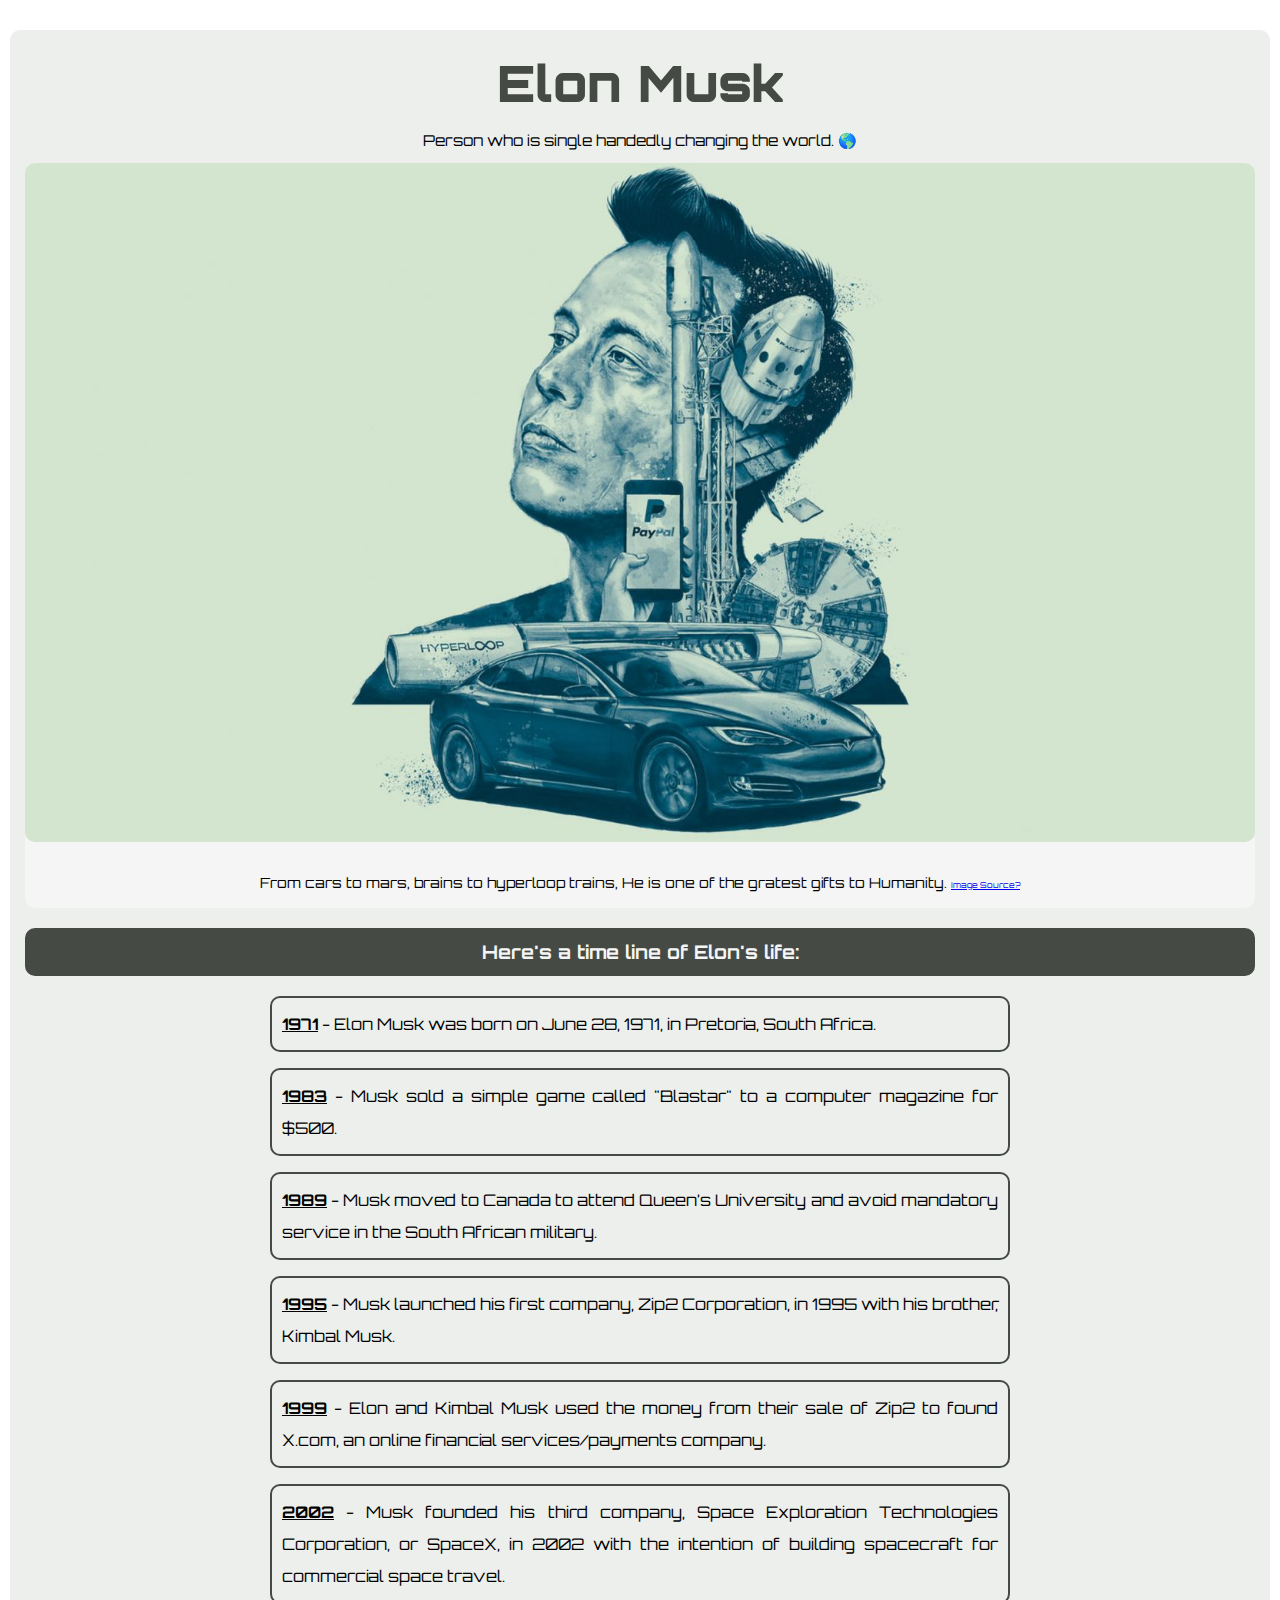
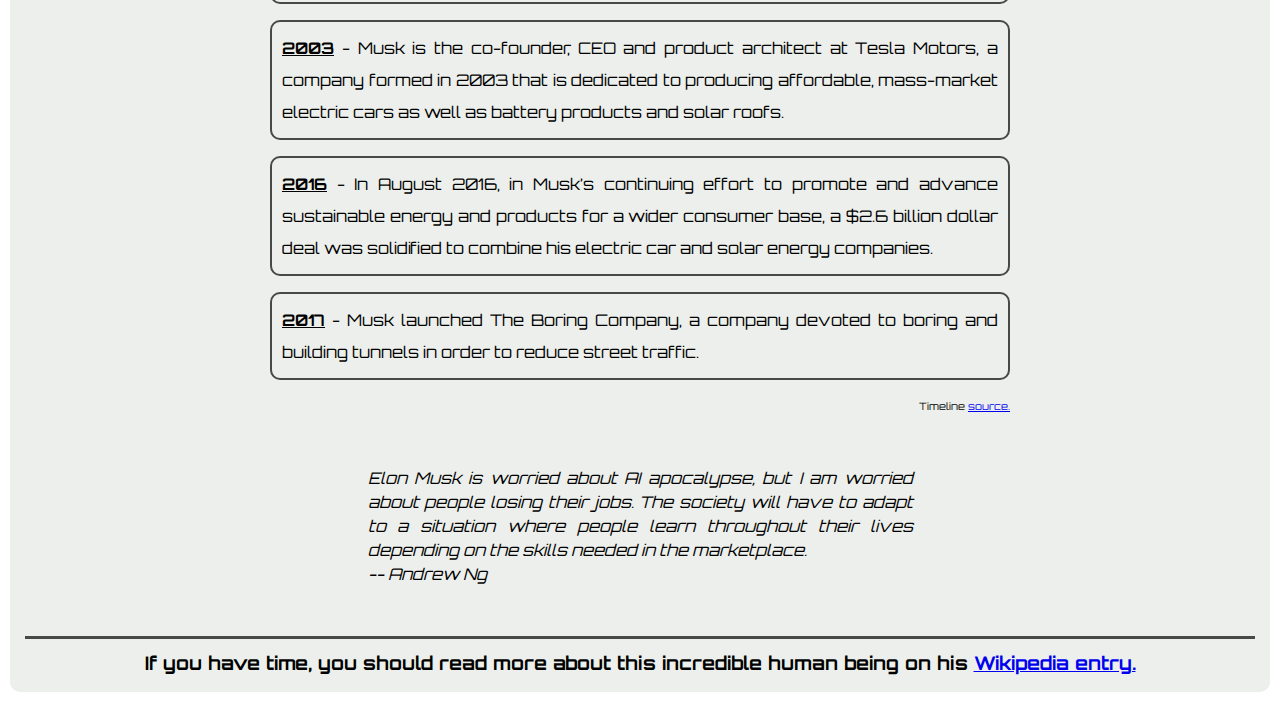
<file: elon.html>
<!DOCTYPE html>
<html lang="en">

<head>
    <meta charset="UTF-8">
    <meta name="viewport" content="width=device-width, initial-scale=1.0">
    <title>Tribute to Elon Musk</title>
    <link rel="shortcut icon" href="https://www.iconpacks.net/icons/2/free-rocket-icon-3432-thumb.png"
        type="image/x-icon">
    <link rel="stylesheet" href="css/elon.css">
    <style>
        @import url('https://fonts.googleapis.com/css2?family=Orbitron&display=swap');
    </style>
</head>

<body>
    <main id="main">
        <header id="title">
            <h1>Elon Musk</h1>
            <p>Person who is single handedly changing the world.
                <span>&#127758;</span>
            </p>
        </header>
        <figure id="img-div">
            <img src="images/elon.jpg" alt="Elon Musk Rocks" id="image">
            <figcaption id="img-caption">
                <strong>
                    From cars to mars, brains to hyperloop trains, He is one of the gratest gifts to Humanity.
                </strong>
                <a href="https://www.allianzdeutschland.de/wp-content/uploads/2018/10/all-oder-nichts-mit-spacex-will-musk-in-den-weltraum-bis-zum-mars-mit-einer-wiederverwendbaren-rakete-.jpg"
                    target="_blank"> Image Source?</a>
            </figcaption>
        </figure>
        <section class="tribute-info">
            <h3 id="headline">
                Here's a time line of Elon's life:
            </h3>
            <ul>
                <li><strong>1971</strong> - Elon Musk was born on June 28, 1971, in Pretoria, South Africa.</li>
                <li><strong>1983</strong> - Musk sold a simple game called "Blastar" to a computer magazine for $500.
                </li>
                <li><strong>1989</strong> - Musk moved to Canada to attend Queen’s University and avoid mandatory
                    service in the South African military.</li>
                <li><strong>1995</strong> - Musk launched his first company, Zip2 Corporation, in 1995 with his brother,
                    Kimbal Musk.</li>
                <li><strong>1999</strong> - Elon and Kimbal Musk used the money from their sale of Zip2 to found X.com,
                    an online financial services/payments company.</li>
                <li><strong>2002</strong> - Musk founded his third company, Space Exploration Technologies Corporation,
                    or SpaceX, in 2002 with the intention of building spacecraft for commercial space travel.</li>
                <li><strong>2003</strong> - Musk is the co-founder, CEO and product architect at Tesla Motors, a company
                    formed in 2003 that is dedicated to producing affordable, mass-market electric cars as well as
                    battery products and solar roofs.</li>
                <li><strong>2016</strong> - In August 2016, in Musk’s continuing effort to promote and advance
                    sustainable energy and products for a wider consumer base, a $2.6 billion dollar deal was solidified
                    to combine his electric car and solar energy companies.</li>
                <li><strong>2017</strong> - Musk launched The Boring Company, a company devoted to boring and building
                    tunnels in order to reduce street traffic.</li>
                <!-- <li><strong></strong></li> -->
                <p>Timeline <a href="https://www.biography.com/business-figure/elon-musk" target="_blank">source.</a>
                </p>
            </ul>

        </section>
        <footer class="footer">
            <blockquote class="quote" cite="https://www.brainyquote.com/topics/elon-musk-quotes">
                <p>Elon Musk is worried about AI apocalypse, but I am worried about people losing their jobs. The
                    society will have to adapt to a situation where people learn throughout their lives depending on the
                    skills needed in the marketplace.</p>
                <cite> -- Andrew Ng</cite>
            </blockquote>
            <!--
           <blockquote class="quote">
                <p>After reading the Elon Musk book and getting a Tesla - he is at the top of my list of inspiring founders.</p>
                <cite> -- Michael Seibel</cite>
           </blockquote>
           <blockquote >
                <p>Look, bro, you mean to tell me that Elon Musk not a alien? C'mon, brah, he's trying to get people to go on Mars.</p>
                <cite> -- NLE Choppa</cite>
           </blockquote>
           -->
            <h3>
                If you have time, you should read more about this incredible human being
                on his
                <a id="tribute-link" href="https://en.wikipedia.org/wiki/Elon_Musk" target="_blank">Wikipedia
                    entry.</a>
        </footer>
    </main>
</body>

</html>
</file>
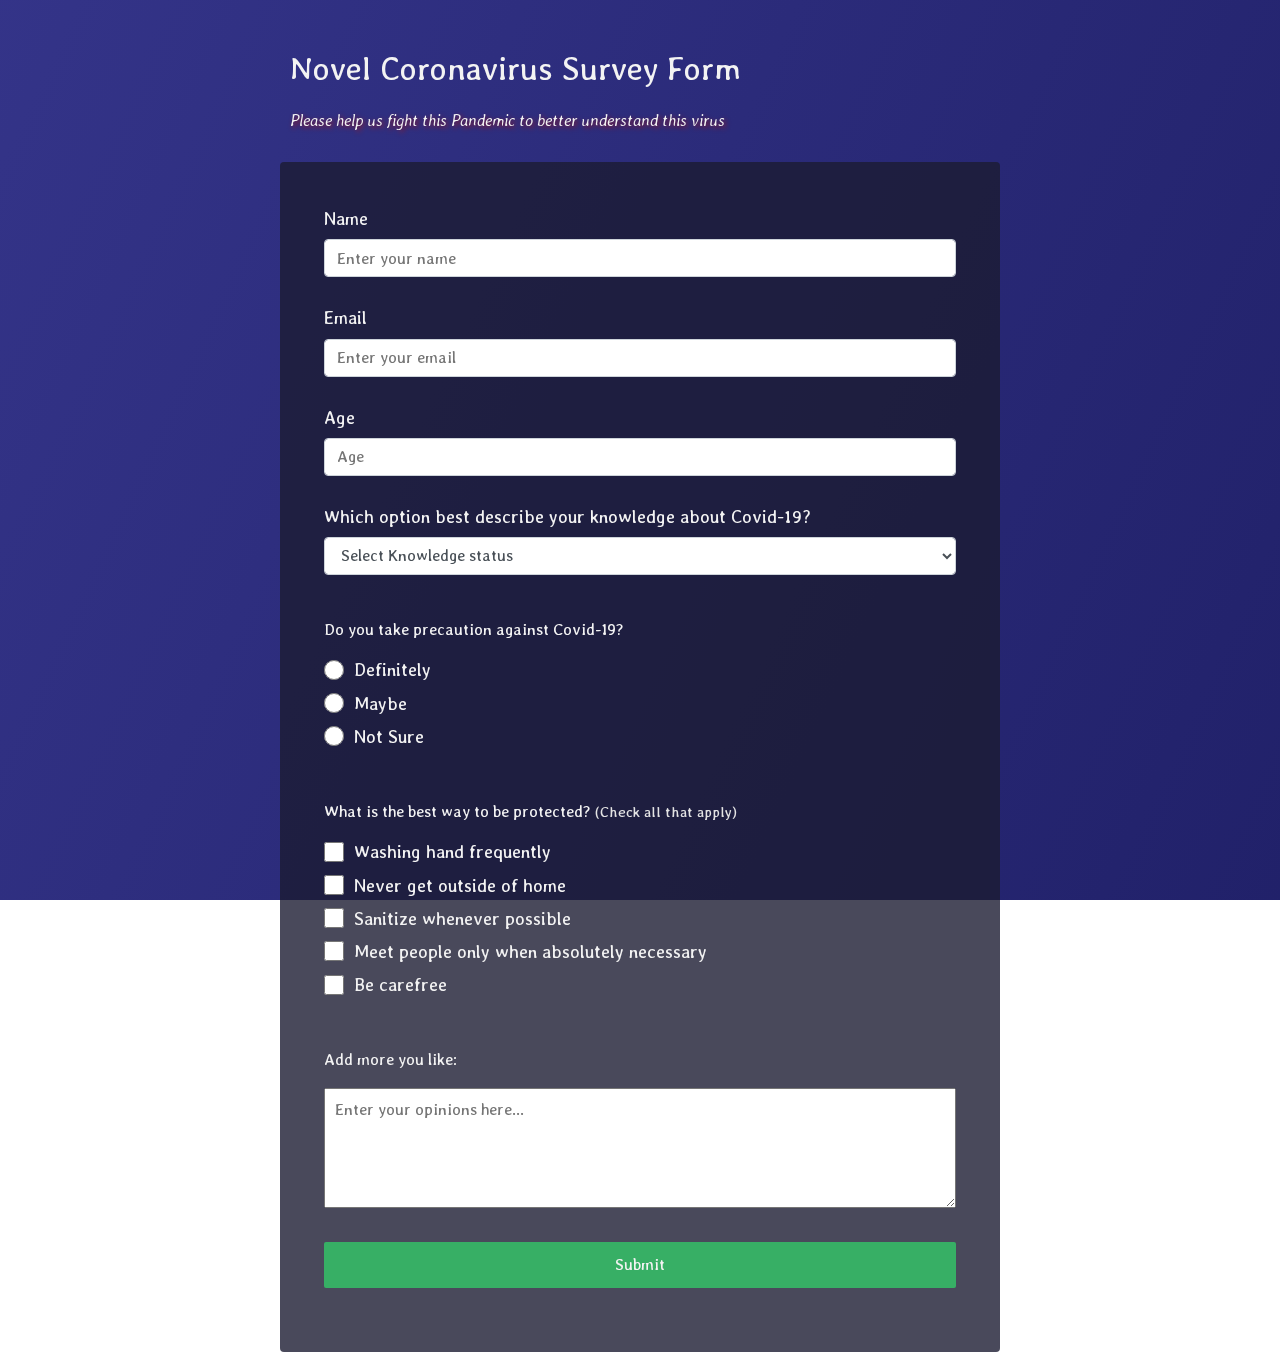
<file: survey.html>
<!DOCTYPE html>
<html lang="en">
<head>
    <meta charset="UTF-8">
    <meta http-equiv="X-UA-Compatible" content="IE=edge">
    <meta name="viewport" content="width=device-width, initial-scale=1.0">
    <title>Covid-19 Survey</title>
    <link rel="shortcut icon" href="images/coronavirus.png" type="image/x-icon">
    <link rel="stylesheet" href="css/survey.css">
    <style>
        @import url('https://fonts.googleapis.com/css2?family=Averia+Libre&display=swap');
    </style>
</head>
<body>
    <div class="container">
        <header class="header">
            <h1 id="title">Novel Coronavirus Survey Form</h1>
            <p id="description">Please help us fight this Pandemic to better understand this virus</p>
        </header>
        <form action="" id="survey-form">
            <div class="form-group">
                <label for="name" id="name-label">Name</label>
                <input type="text" id="name" name="name" class="form-control" placeholder="Enter your name" required/>
            </div>
            <div class="form-group">
                <label for="email" id="email-label">Email</label>
                <input type="email" id="email" class="form-control" placeholder="Enter your email" required>
            </div>
            <div class="form-group">
                <label for="number" id="number-label">Age</label>
                <input type="number" name="Age" id="number" class="form-control" min="1" max="100" placeholder="Age" required/>
            </div>
            <div class="form-group">
                <label for="dropdown" id="knowledge">Which option best describe your knowledge about Covid-19?</label>
                <select name="role" id="dropdown" class="form-control" required>
                    <option disabled selected value>Select Knowledge status</option>
                    <option value="heard">I know about it</option>
                    <option value="infected">I have been infected already</option>
                    <option value="unknown">I don't know about it</option>
                </select>
            </div>
            <div class="form-group">
                <p>Do you take precaution against Covid-19?</p>
                <label>
                    <input type="radio" name="user-recommend" value="definitely" class="input-radio" required>Definitely
                </label>
                <label>
                    <input type="radio" name="user-recommend" value="maybe" class="input-radio">Maybe
                </label>
                <label>
                    <input type="radio" name="user-recommend" value="not-sure" class="input-radio">Not Sure
                </label>
            </div>
            <div class="form-group">
                <p>What is the best way to be protected?<span class="clue">(Check all that apply)</span></p>
                <label for="">
                    <input type="checkbox" name="prefer" id="" class="input-checkbox" value="washing-hand-frequently">Washing hand frequently
                </label>

                <label for="">
                    <input type="checkbox" name="prefer" id="" class="input-checkbox" value="never-get-outside">Never get outside of home
                </label>
                <label for="">
                    <input type="checkbox" name="prefer" id="" class="input-checkbox" value="sanitize">Sanitize whenever possible
                </label>
                <label for="">
                    <input type="checkbox" name="prefer" id="" class="input-checkbox" value="limit-visit">Meet people only when absolutely necessary
                </label>
                <label for="">
                    <input type="checkbox" name="prefer" id="" class="input-checkbox" value="carefree">Be carefree
                </label>
            </div>
            <div class="form-group">
                <p>Add more you like:</p>
                <textarea name="comment" id="comments" class="input-textarea" placeholder="Enter your opinions here..."></textarea>
            </div>
            <div class="form-group">
                <button type="submit" id="submit" class="submit-button">Submit</button>
            </div>
        </form>
    </div>
</body>
</html>
</file>
<file: css/elon.css>
* {
    margin: 0 auto;
}

html {
    font-size: 10px;
}

body {
    font-family: 'Orbitron', sans-serif;
    font-size: 1.6rem;
    line-height: 1.5;
    text-align: center;
}

#main {
    background: hsl(109, 10%, 93%);
    margin: 30px 10px;
    padding: 15px;
    border-radius: 1rem;
}

header h1 {
    font-size: 5rem;
    color: #454B44;
    font-weight: 900;
}

header p {
    font-size: 1.5rem;
    padding: 1rem;
}

img {
    max-width: 100%;
    display: block;
    height: auto;
    margin: 0 auto;
    border-radius: 1rem; 
}

#img-div {
    background: whitesmoke;
    border-radius: 1rem;
    font-size: 1.4rem; 
    font-weight: 300;
}

#img-caption {
    margin: 15px;
    padding: 15px;
}

#img-caption a {
    font-size: 0.8rem;
}

#headline {
    background: #454B44;
    color: whitesmoke;
    border-radius: 1rem;
    margin: 2rem 0;
    padding: 1rem;
}

ul {
    max-width: 70rem;
    margin: 0 auto 50px auto;
    text-align: justify;
    line-height: 2;
    list-style-type: none;  
}

li {
    margin: 1.6rem 0;
    margin-left: -40px;
    border: 2px solid;
    border-color: #454B44;
    padding: 1rem;
    border-radius: 1rem;
}

ul strong {
    /*
    background: #454B44;
    color: whitesmoke;
    */
    text-decoration: underline;
}

ul p {
    text-align: right;
    font-size: x-small;
}

/*
blockquote {
    max-width: 20rem;
    display: flex;

}

blockquote p { 
    max-width: 35rem;
    display: block;
    border: yellow solid;
 
    flex-wrap: wrap;

}


.quote {
    border: tan solid;
    max-width: 70rem;
    display: flex;
    
}

.innerquote {
    max-width: 20rem;
    display: flex;
    flex-flow: row wrap;
}
*/
blockquote {
    font-style: italic;
    max-width: 545px;
    margin: 0 auto 50px auto;
    text-align: justify;
}

footer h3 {
    border-top: #454B44 solid;
    padding-top: 1rem;
}
</file>
<file: css/survey.css>
:root {
  --color-white: #f3f3f3;
  --color-darkblue: #1b1b32;
  --color-darkblue-alpha: rgba(27, 27, 50, 0.8);
  --color-green: #37af65;
}


*, *::before, *::after {
    box-sizing: border-box;
}



body {
  font-family: "Averia Libre", cursive, sans-serif;
  font-size: 1rem;
  font-weight: 400;
  line-height: 1.4;
  color: var(--color-white);
  margin: 0;
}

body::before {
    content: '';
    position: fixed;
    top: 0;
    left: 0;
    height: 100%;
    width: 100%;
    z-index: -1;
    background: var(--color-darkblue);
    /*
    background-image: linear-gradient(
      115deg,
      rgba(58, 58, 158, 0.8),
      rgba(136, 136, 206, 0.7)
    ),
    url(https://cdn.freecodecamp.org/testable-projects-fcc/images/survey-form-background.jpeg);
    background-image: linear-gradient(
      115deg,
      rgba(58, 58, 158, 0.8),
      rgba(39, 39, 161, 0.5)
    ), 
    url(/personalwebsite-main/images/coronavirus-bg.jpg);
    background-size: cover;
    background-repeat: no-repeat;
    background-position: center;
    */
  background-image: linear-gradient(
      115deg,
      rgba(58, 58, 158, 0.8),
      rgba(39, 39, 161, 0.5)
    ), 
    url(https://www.gen-4.org/gif/upload/docs/image/jpeg/2020-04/i93877-coronavirus-origine.jpeg.associated/th-1999x1999-i93877-coronavirus-origine.jpeg.jpg);
    background-size: cover;
    background-repeat: no-repeat;
    background-position: center;
}

h1 {
  font-weight: 400;
  line-height: 1.2;
}

label {
  display: flex;
  align-items: center;
  font-size: 1.125rem;
  margin-bottom: 0.5rem;
}

/* to make same fonts for input and other elements */
input,
button,
select,
textarea {
  font-family: inherit;
  font-size: inherit;
  line-height: inherit;
  margin: 0;
}

button {
  border: none;
}

.container {
  width: 100%;
  margin: 3.125rem auto 0 auto;
}

.header {
  padding: 0 0.625rem;
  margin-bottom: 1.875rem;
}

#description {
  font-style: italic;
  font-weight: 200;
  text-shadow: 2px 2px 5px rgb(165, 20, 20);
}

.clue {
  margin-left: 0.25rem;
  font-size: 0.9rem;
  color: #e4e4e4;
}

form {
  background: var(--color-darkblue-alpha);
  padding: 2.5rem 0.625rem;
  border-radius: 0.25rem;
}

.form-group {
  margin: 0 auto 1.25rem auto;
  padding: 0.25rem;
}

.form-control {
  display: block;
  width: 100%;
  height: 2.375rem;
  padding: 0.375rem 0.75rem;
  color: #495057;
  background-color: #fff;
  background-clip: padding-box;
  border: 1px solid #ced4da;
  border-radius: 0.25rem;
  transition: border-color 0.15s ease-in-out, box-shadow 0.15s ease-in-out;
}

.input-radio, .input-checkbox {
    display: inline-block;
    margin-right: 0.625rem;
    min-height: 1.25rem;
    min-width: 1.25rem;
}

.input-textarea {
    min-height: 120px;
    width: 100%;
    padding: 0.625rem;
    resize: vertical;
}

.submit-button {
    display: block;
    width: 100%;
    padding: 0.75rem;
    background: var(--color-green);
    color: inherit;
    border-radius: 2px;
    cursor: pointer;
}

@media (min-width: 480px) {
    form {
      padding: 2.5rem;
    }
}
  

@media (min-width: 576px) {
    .container {
      max-width: 540px;
    }
}
  
@media (min-width: 768px) {
    .container {
      max-width: 720px;
    }
}
</file>
